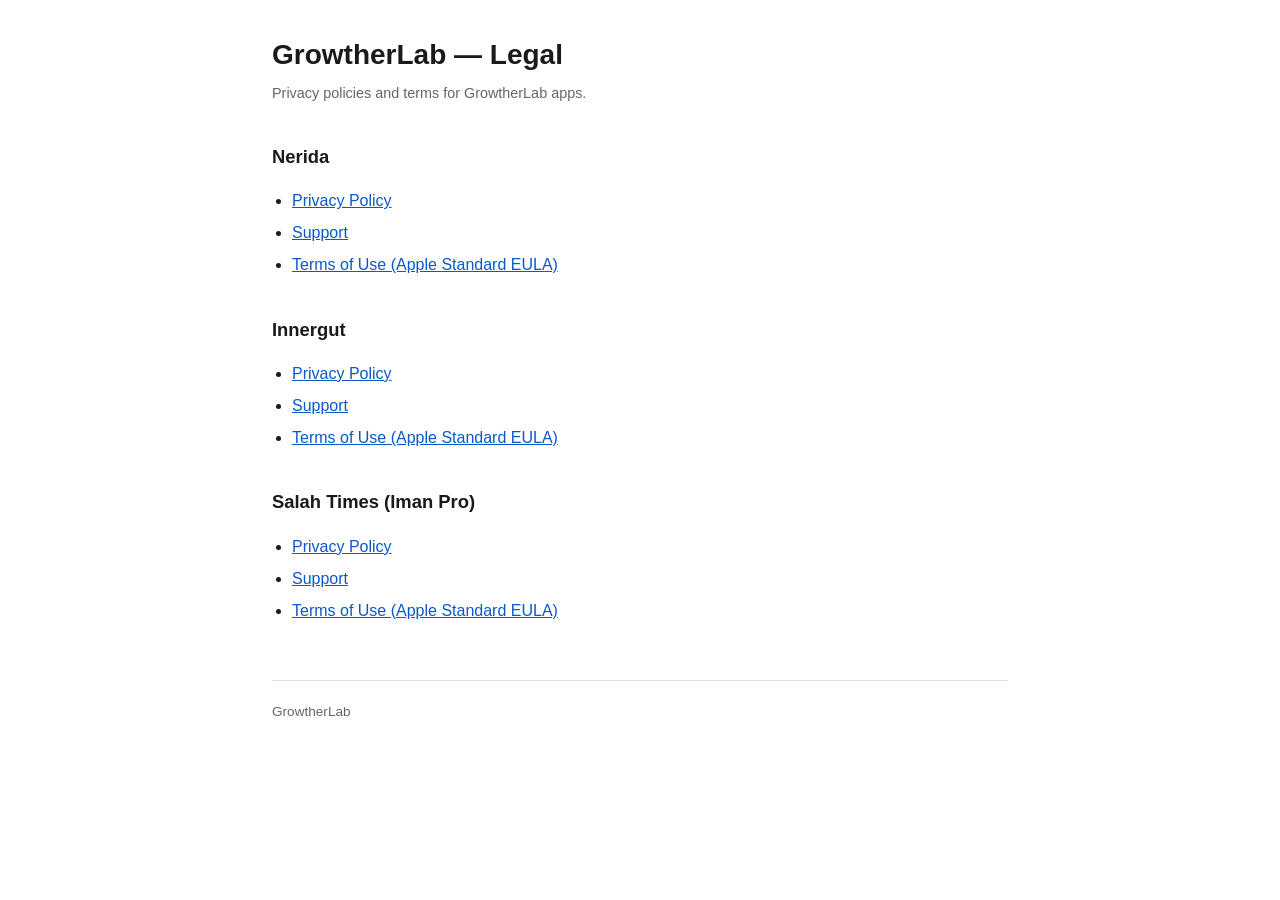
<file: index.html>
<!doctype html>
<html lang="en">
<meta charset="utf-8">
<meta name="viewport" content="width=device-width, initial-scale=1">
<title>Legal — GrowtherLab</title>
<link rel="stylesheet" href="assets/style.css">

<h1>GrowtherLab — Legal</h1>
<p class="updated">Privacy policies and terms for GrowtherLab apps.</p>

<h2>Nerida</h2>
<ul>
  <li><a href="nerida/privacy.html">Privacy Policy</a></li>
  <li><a href="nerida/support.html">Support</a></li>
  <li><a href="https://www.apple.com/legal/internet-services/itunes/dev/stdeula/">Terms of Use (Apple Standard EULA)</a></li>
</ul>
<h2>Innergut</h2>
<ul>
  <li><a href="innergut/privacy.html">Privacy Policy</a></li>
  <li><a href="innergut/support.html">Support</a></li>
  <li><a href="https://www.apple.com/legal/internet-services/itunes/dev/stdeula/">Terms of Use (Apple Standard EULA)</a></li>
</ul>

<h2>Salah Times (Iman Pro)</h2>
<ul>
  <li><a href="iman-pro/privacy.html">Privacy Policy</a></li>
  <li><a href="iman-pro/support.html">Support</a></li>
  <li><a href="https://www.apple.com/legal/internet-services/itunes/dev/stdeula/">Terms of Use (Apple Standard EULA)</a></li>
</ul>

<footer>GrowtherLab</footer>
</html>
</file>
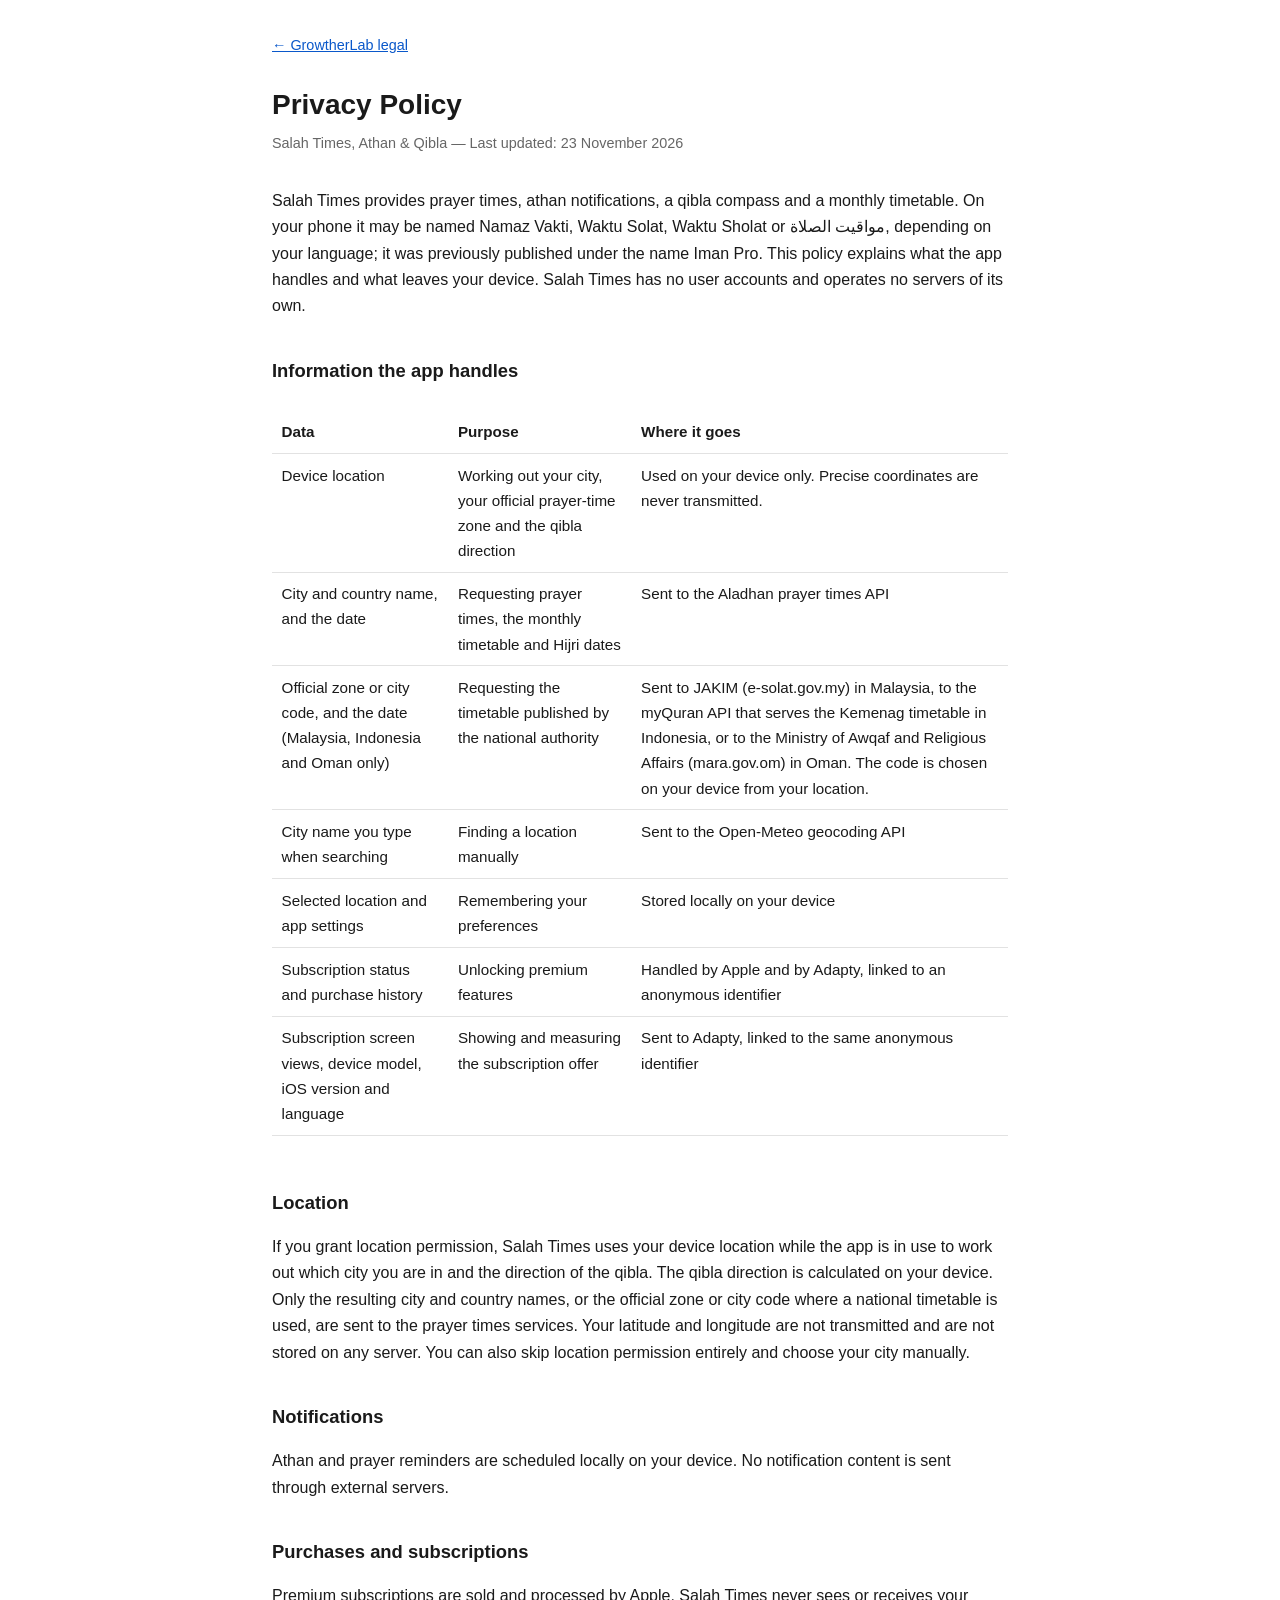
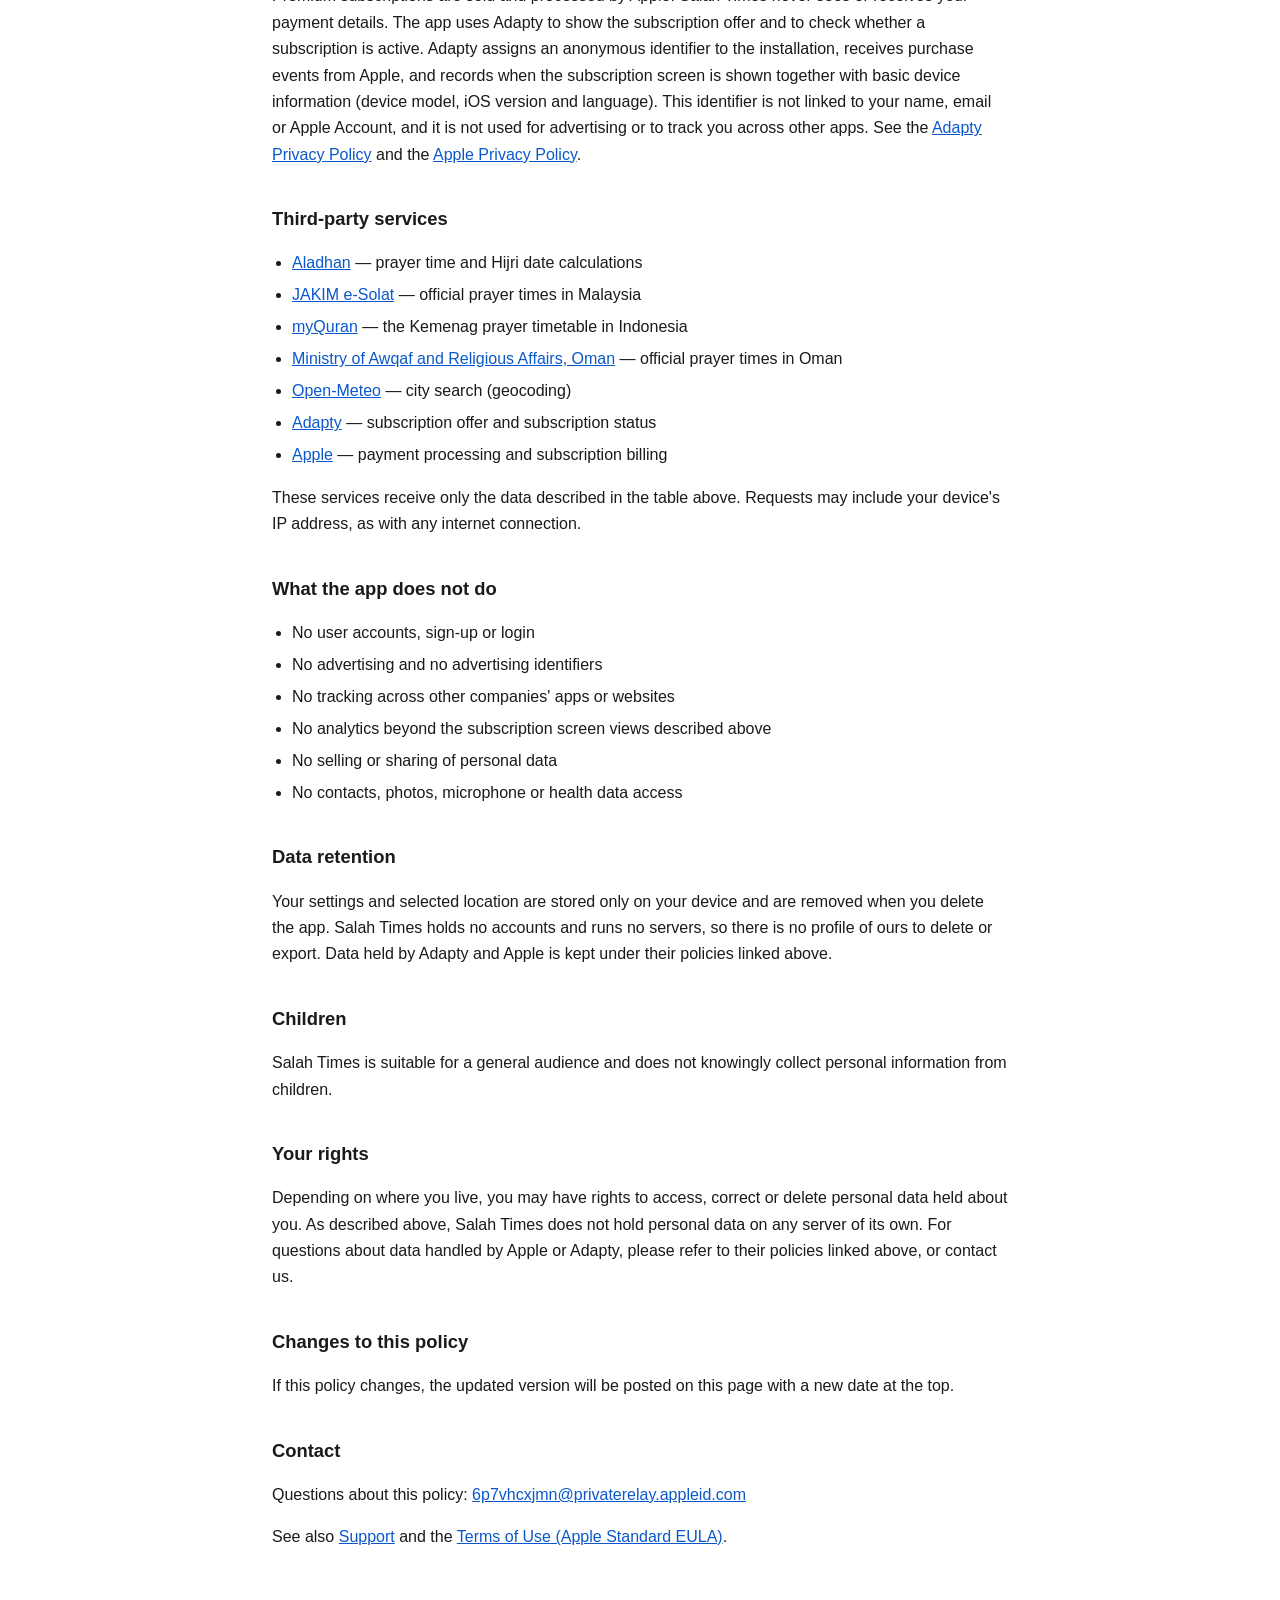
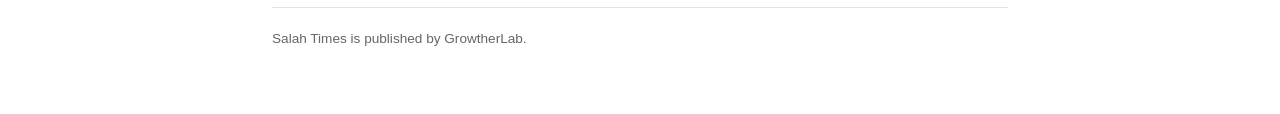
<file: iman-pro/privacy.html>
<!doctype html>
<html lang="en">
<meta charset="utf-8">
<meta name="viewport" content="width=device-width, initial-scale=1">
<title>Privacy Policy — Salah Times</title>
<link rel="stylesheet" href="../assets/style.css">

<p class="back"><a href="../">← GrowtherLab legal</a></p>

<h1>Privacy Policy</h1>
<p class="updated">Salah Times, Athan &amp; Qibla — Last updated: 23 November 2026</p>

<p>
  Salah Times provides prayer times, athan notifications, a qibla compass and a monthly
  timetable. On your phone it may be named Namaz Vakti, Waktu Solat, Waktu Sholat or
  مواقيت الصلاة, depending on your language; it was previously published under the name
  Iman Pro. This policy explains what the app handles and what leaves your device.
  Salah Times has no user accounts and operates no servers of its own.
</p>

<h2>Information the app handles</h2>
<div class="wrap">
<table>
  <tr><th>Data</th><th>Purpose</th><th>Where it goes</th></tr>
  <tr>
    <td>Device location</td>
    <td>Working out your city, your official prayer-time zone and the qibla direction</td>
    <td>Used on your device only. Precise coordinates are never transmitted.</td>
  </tr>
  <tr>
    <td>City and country name, and the date</td>
    <td>Requesting prayer times, the monthly timetable and Hijri dates</td>
    <td>Sent to the Aladhan prayer times API</td>
  </tr>
  <tr>
    <td>Official zone or city code, and the date (Malaysia, Indonesia and Oman only)</td>
    <td>Requesting the timetable published by the national authority</td>
    <td>Sent to JAKIM (e-solat.gov.my) in Malaysia, to the myQuran API that serves the
      Kemenag timetable in Indonesia, or to the Ministry of Awqaf and Religious Affairs
      (mara.gov.om) in Oman. The code is chosen on your device from your location.</td>
  </tr>
  <tr>
    <td>City name you type when searching</td>
    <td>Finding a location manually</td>
    <td>Sent to the Open-Meteo geocoding API</td>
  </tr>
  <tr>
    <td>Selected location and app settings</td>
    <td>Remembering your preferences</td>
    <td>Stored locally on your device</td>
  </tr>
  <tr>
    <td>Subscription status and purchase history</td>
    <td>Unlocking premium features</td>
    <td>Handled by Apple and by Adapty, linked to an anonymous identifier</td>
  </tr>
  <tr>
    <td>Subscription screen views, device model, iOS version and language</td>
    <td>Showing and measuring the subscription offer</td>
    <td>Sent to Adapty, linked to the same anonymous identifier</td>
  </tr>
</table>
</div>

<h2>Location</h2>
<p>
  If you grant location permission, Salah Times uses your device location while the app is
  in use to work out which city you are in and the direction of the qibla. The qibla
  direction is calculated on your device. Only the resulting city and country names, or the
  official zone or city code where a national timetable is used, are sent to the prayer
  times services. Your latitude and longitude are not transmitted and are not stored on any
  server. You can also skip location permission entirely and choose your city manually.
</p>

<h2>Notifications</h2>
<p>
  Athan and prayer reminders are scheduled locally on your device. No notification content
  is sent through external servers.
</p>

<h2>Purchases and subscriptions</h2>
<p>
  Premium subscriptions are sold and processed by Apple. Salah Times never sees or receives
  your payment details. The app uses Adapty to show the subscription offer and to check
  whether a subscription is active. Adapty assigns an anonymous identifier to the
  installation, receives purchase events from Apple, and records when the subscription
  screen is shown together with basic device information (device model, iOS version and
  language). This identifier is not linked to your name, email or Apple Account, and it is
  not used for advertising or to track you across other apps. See the
  <a href="https://adapty.io/privacy/">Adapty Privacy Policy</a> and the
  <a href="https://www.apple.com/legal/privacy/">Apple Privacy Policy</a>.
</p>

<h2>Third-party services</h2>
<ul>
  <li><a href="https://aladhan.com/">Aladhan</a> — prayer time and Hijri date calculations</li>
  <li><a href="https://www.e-solat.gov.my/">JAKIM e-Solat</a> — official prayer times in Malaysia</li>
  <li><a href="https://api.myquran.com/">myQuran</a> — the Kemenag prayer timetable in Indonesia</li>
  <li><a href="https://www.mara.gov.om/">Ministry of Awqaf and Religious Affairs, Oman</a> — official prayer times in Oman</li>
  <li><a href="https://open-meteo.com/">Open-Meteo</a> — city search (geocoding)</li>
  <li><a href="https://adapty.io/">Adapty</a> — subscription offer and subscription status</li>
  <li><a href="https://www.apple.com/">Apple</a> — payment processing and subscription billing</li>
</ul>
<p>
  These services receive only the data described in the table above. Requests may include
  your device's IP address, as with any internet connection.
</p>

<h2>What the app does not do</h2>
<ul>
  <li>No user accounts, sign-up or login</li>
  <li>No advertising and no advertising identifiers</li>
  <li>No tracking across other companies' apps or websites</li>
  <li>No analytics beyond the subscription screen views described above</li>
  <li>No selling or sharing of personal data</li>
  <li>No contacts, photos, microphone or health data access</li>
</ul>

<h2>Data retention</h2>
<p>
  Your settings and selected location are stored only on your device and are removed when
  you delete the app. Salah Times holds no accounts and runs no servers, so there is no
  profile of ours to delete or export. Data held by Adapty and Apple is kept under their
  policies linked above.
</p>

<h2>Children</h2>
<p>
  Salah Times is suitable for a general audience and does not knowingly collect personal
  information from children.
</p>

<h2>Your rights</h2>
<p>
  Depending on where you live, you may have rights to access, correct or delete personal
  data held about you. As described above, Salah Times does not hold personal data on any
  server of its own. For questions about data handled by Apple or Adapty, please refer to
  their policies linked above, or contact us.
</p>

<h2>Changes to this policy</h2>
<p>
  If this policy changes, the updated version will be posted on this page with a new date
  at the top.
</p>

<h2>Contact</h2>
<p>
  Questions about this policy:
  <a href="mailto:6p7vhcxjmn@privaterelay.appleid.com">6p7vhcxjmn@privaterelay.appleid.com</a>
</p>
<p>
  See also <a href="support.html">Support</a> and the
  <a href="https://www.apple.com/legal/internet-services/itunes/dev/stdeula/">Terms of Use (Apple Standard EULA)</a>.
</p>

<footer>Salah Times is published by GrowtherLab.</footer>
</html>
</file>
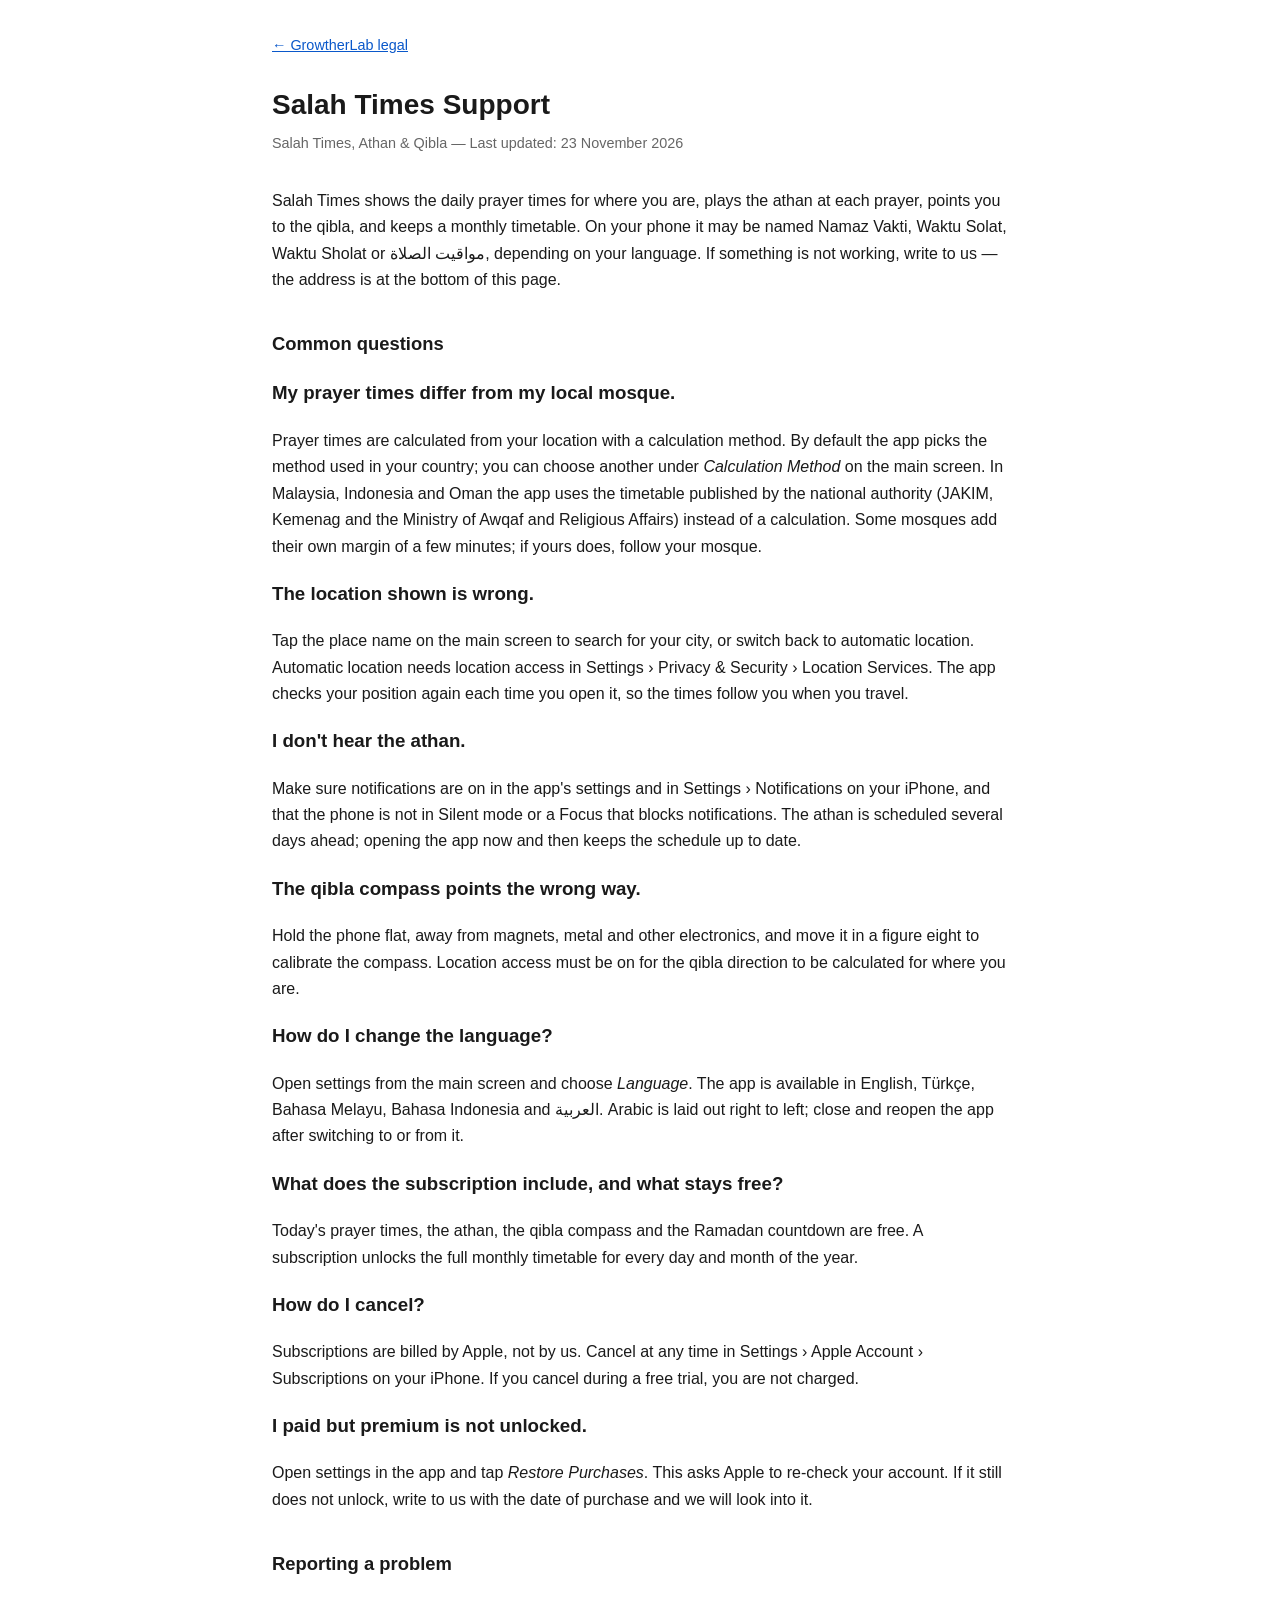
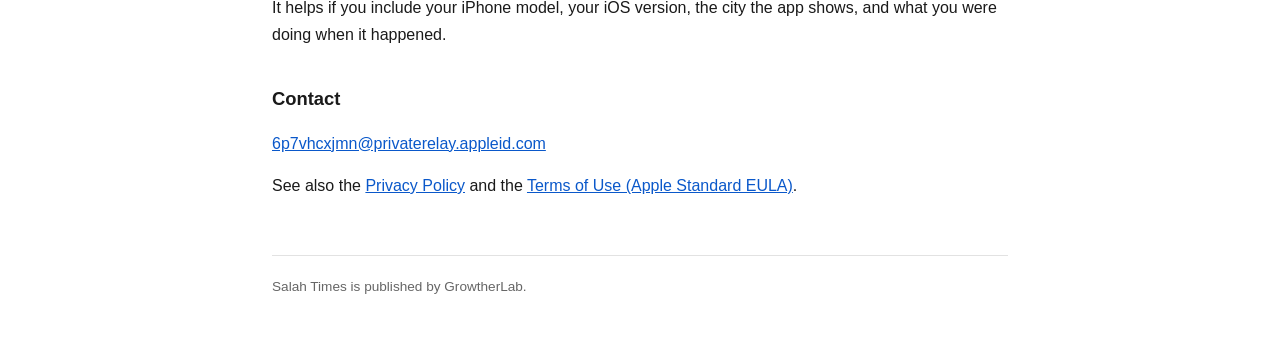
<file: iman-pro/support.html>
<!doctype html>
<html lang="en">
<meta charset="utf-8">
<meta name="viewport" content="width=device-width, initial-scale=1">
<title>Support — Salah Times</title>
<link rel="stylesheet" href="../assets/style.css">

<p class="back"><a href="../">← GrowtherLab legal</a></p>

<h1>Salah Times Support</h1>
<p class="updated">Salah Times, Athan &amp; Qibla — Last updated: 23 November 2026</p>

<p>
  Salah Times shows the daily prayer times for where you are, plays the athan at each
  prayer, points you to the qibla, and keeps a monthly timetable. On your phone it may be
  named Namaz Vakti, Waktu Solat, Waktu Sholat or مواقيت الصلاة, depending on your language.
  If something is not working, write to us — the address is at the bottom of this page.
</p>

<h2>Common questions</h2>

<h3>My prayer times differ from my local mosque.</h3>
<p>
  Prayer times are calculated from your location with a calculation method. By default the
  app picks the method used in your country; you can choose another under
  <em>Calculation Method</em> on the main screen. In Malaysia, Indonesia and Oman the app
  uses the timetable published by the national authority (JAKIM, Kemenag and the Ministry
  of Awqaf and Religious Affairs) instead of a calculation. Some mosques add their own
  margin of a few minutes; if yours does, follow your mosque.
</p>

<h3>The location shown is wrong.</h3>
<p>
  Tap the place name on the main screen to search for your city, or switch back to
  automatic location. Automatic location needs location access in
  Settings &rsaquo; Privacy &amp; Security &rsaquo; Location Services. The app checks your
  position again each time you open it, so the times follow you when you travel.
</p>

<h3>I don't hear the athan.</h3>
<p>
  Make sure notifications are on in the app's settings and in
  Settings &rsaquo; Notifications on your iPhone, and that the phone is not in Silent mode
  or a Focus that blocks notifications. The athan is scheduled several days ahead; opening
  the app now and then keeps the schedule up to date.
</p>

<h3>The qibla compass points the wrong way.</h3>
<p>
  Hold the phone flat, away from magnets, metal and other electronics, and move it in a
  figure eight to calibrate the compass. Location access must be on for the qibla direction
  to be calculated for where you are.
</p>

<h3>How do I change the language?</h3>
<p>
  Open settings from the main screen and choose <em>Language</em>. The app is available in
  English, Türkçe, Bahasa Melayu, Bahasa Indonesia and العربية. Arabic is laid out right to
  left; close and reopen the app after switching to or from it.
</p>

<h3>What does the subscription include, and what stays free?</h3>
<p>
  Today's prayer times, the athan, the qibla compass and the Ramadan countdown are free. A
  subscription unlocks the full monthly timetable for every day and month of the year.
</p>

<h3>How do I cancel?</h3>
<p>
  Subscriptions are billed by Apple, not by us. Cancel at any time in
  Settings &rsaquo; Apple Account &rsaquo; Subscriptions on your iPhone. If you cancel during
  a free trial, you are not charged.
</p>

<h3>I paid but premium is not unlocked.</h3>
<p>
  Open settings in the app and tap <em>Restore Purchases</em>. This asks Apple to re-check
  your account. If it still does not unlock, write to us with the date of purchase and we
  will look into it.
</p>

<h2>Reporting a problem</h2>
<p>
  It helps if you include your iPhone model, your iOS version, the city the app shows, and
  what you were doing when it happened.
</p>

<h2>Contact</h2>
<p>
  <a href="mailto:6p7vhcxjmn@privaterelay.appleid.com">6p7vhcxjmn@privaterelay.appleid.com</a>
</p>
<p>
  See also the <a href="privacy.html">Privacy Policy</a> and the
  <a href="https://www.apple.com/legal/internet-services/itunes/dev/stdeula/">Terms of Use (Apple Standard EULA)</a>.
</p>

<footer>Salah Times is published by GrowtherLab.</footer>
</html>
</file>
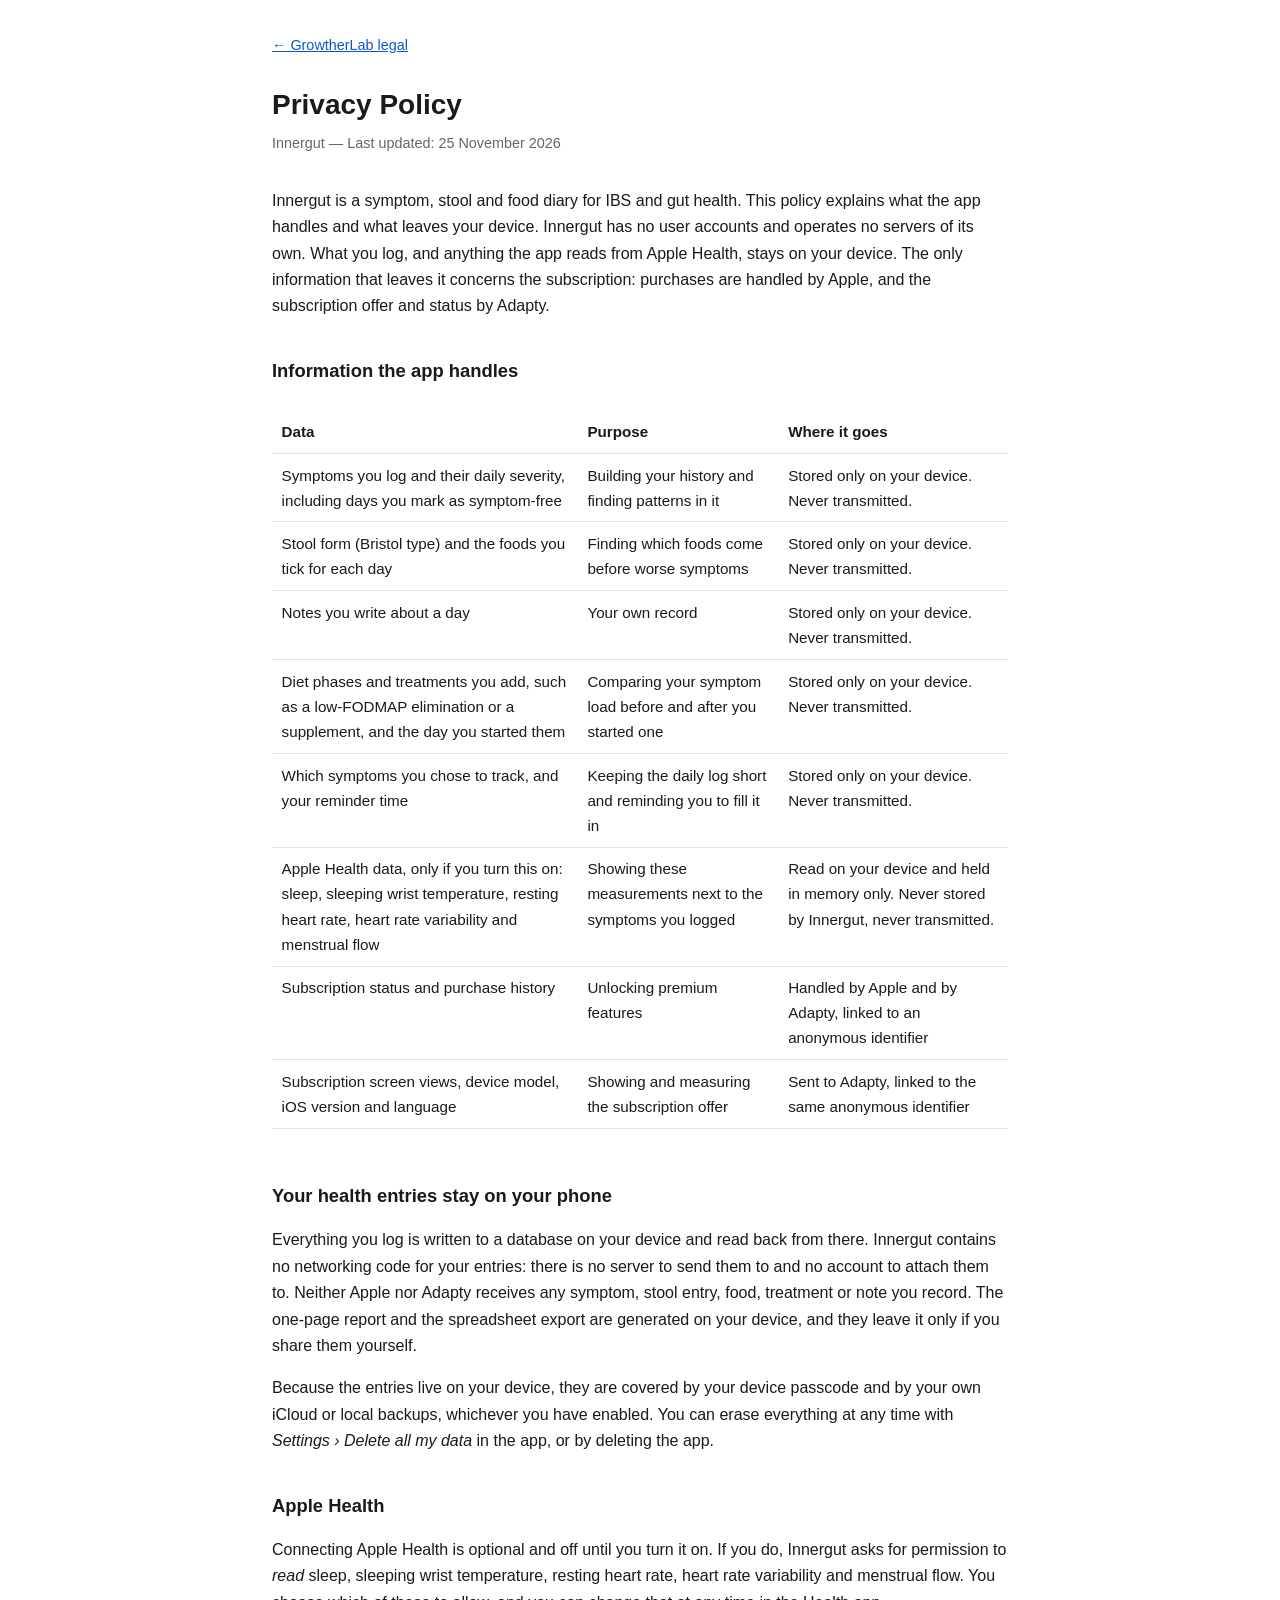
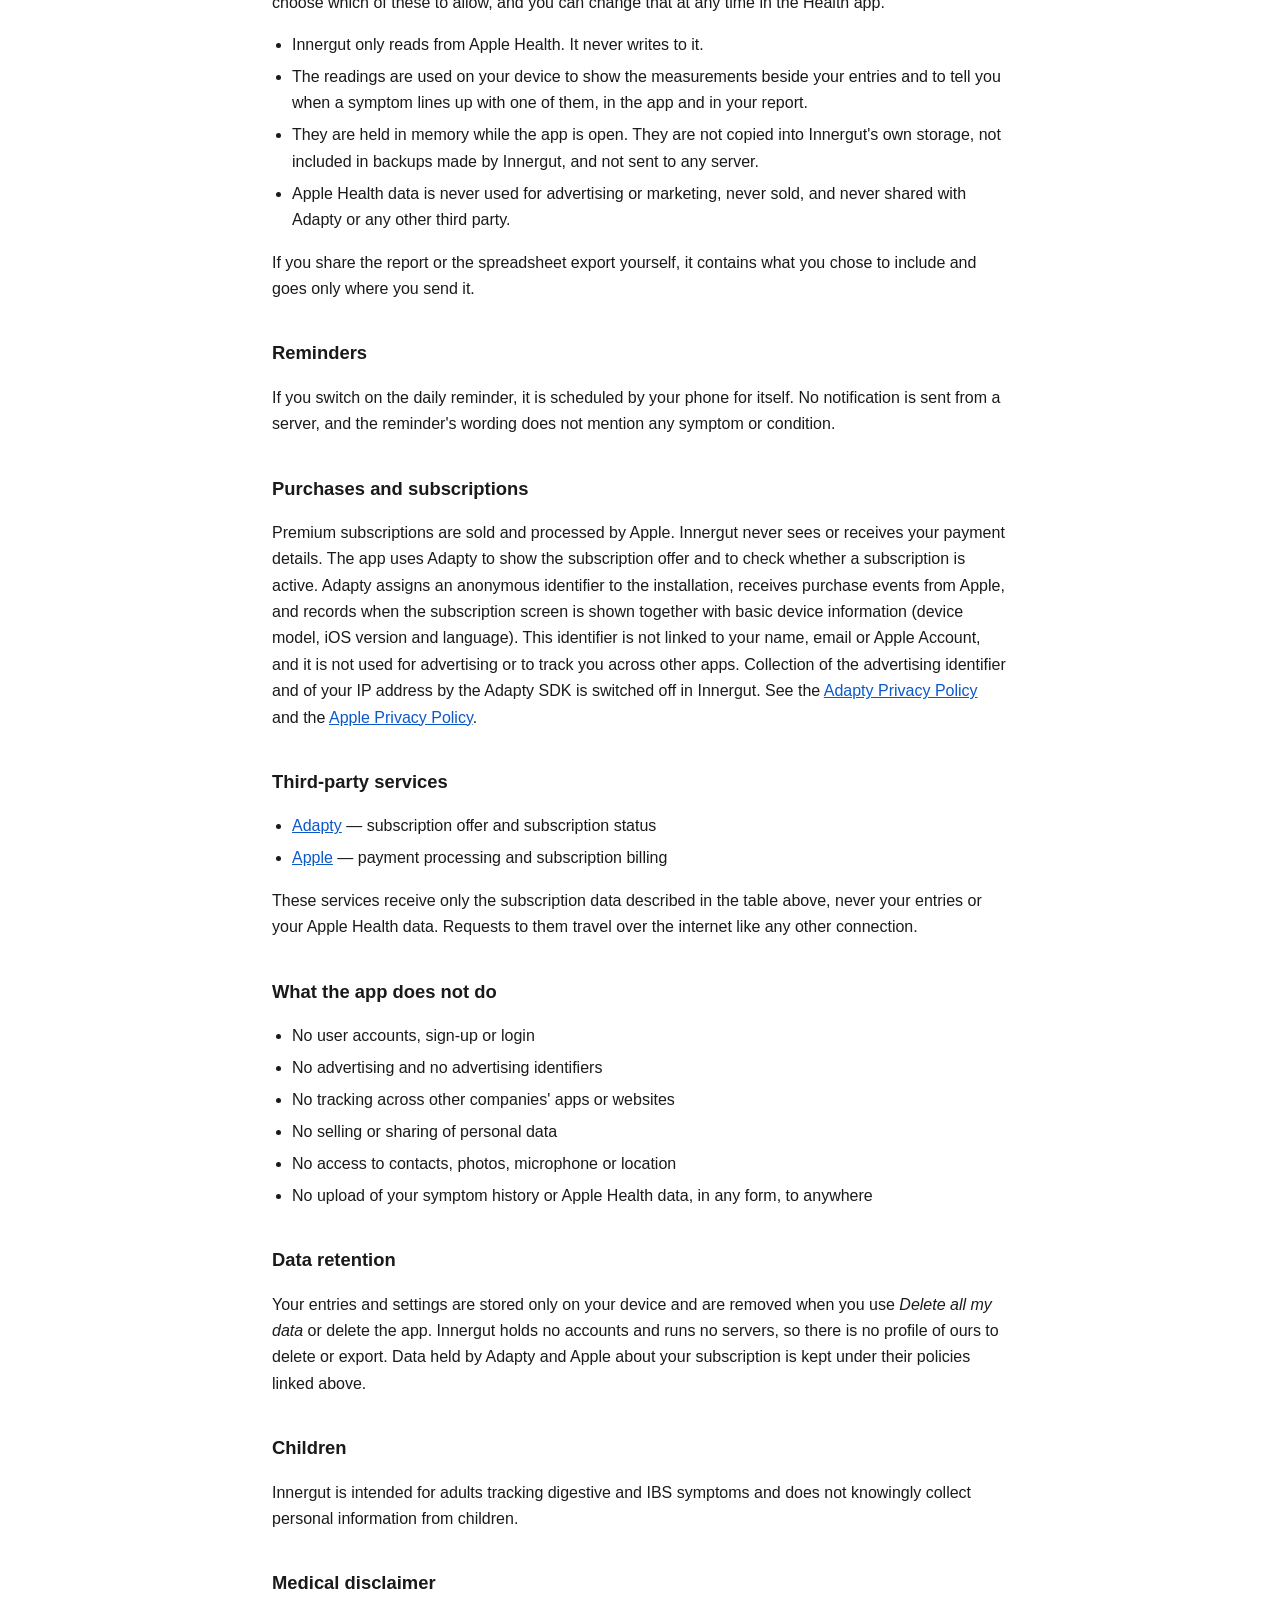
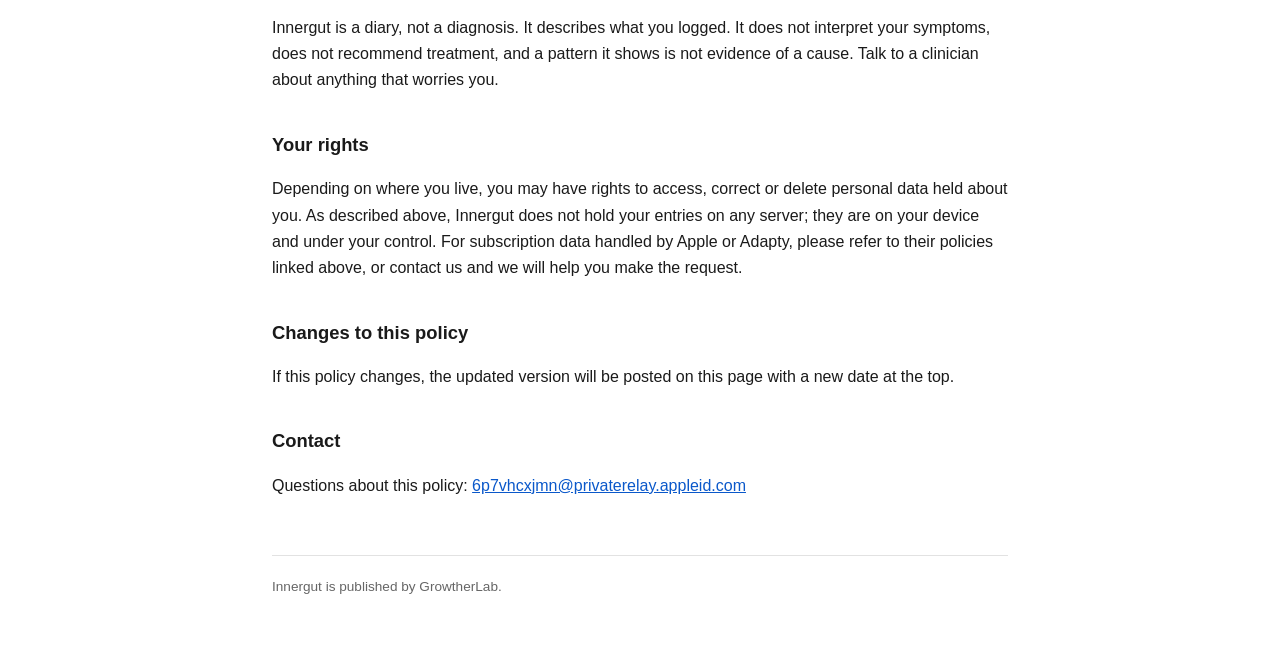
<file: innergut/privacy.html>
<!doctype html>
<html lang="en">
<meta charset="utf-8">
<meta name="viewport" content="width=device-width, initial-scale=1">
<title>Privacy Policy — Innergut</title>
<link rel="stylesheet" href="../assets/style.css">

<p class="back"><a href="../">← GrowtherLab legal</a></p>

<h1>Privacy Policy</h1>
<p class="updated">Innergut — Last updated: 25 November 2026</p>

<p>
  Innergut is a symptom, stool and food diary for IBS and gut health. This policy explains what the
  app handles and what leaves your device. Innergut has no user accounts and operates no
  servers of its own. What you log, and anything the app reads from Apple Health, stays on
  your device. The only information that leaves it concerns the subscription: purchases
  are handled by Apple, and the subscription offer and status by Adapty.
</p>

<h2>Information the app handles</h2>
<div class="wrap">
<table>
  <tr><th>Data</th><th>Purpose</th><th>Where it goes</th></tr>
  <tr>
    <td>Symptoms you log and their daily severity, including days you mark as symptom-free</td>
    <td>Building your history and finding patterns in it</td>
    <td>Stored only on your device. Never transmitted.</td>
  </tr>
  <tr>
    <td>Stool form (Bristol type) and the foods you tick for each day</td>
    <td>Finding which foods come before worse symptoms</td>
    <td>Stored only on your device. Never transmitted.</td>
  </tr>
  <tr>
    <td>Notes you write about a day</td>
    <td>Your own record</td>
    <td>Stored only on your device. Never transmitted.</td>
  </tr>
  <tr>
    <td>Diet phases and treatments you add, such as a low-FODMAP elimination or a supplement, and the day you started them</td>
    <td>Comparing your symptom load before and after you started one</td>
    <td>Stored only on your device. Never transmitted.</td>
  </tr>
  <tr>
    <td>Which symptoms you chose to track, and your reminder time</td>
    <td>Keeping the daily log short and reminding you to fill it in</td>
    <td>Stored only on your device. Never transmitted.</td>
  </tr>
  <tr>
    <td>
      Apple Health data, only if you turn this on: sleep, sleeping wrist temperature,
      resting heart rate, heart rate variability and menstrual flow
    </td>
    <td>Showing these measurements next to the symptoms you logged</td>
    <td>Read on your device and held in memory only. Never stored by Innergut, never transmitted.</td>
  </tr>
  <tr>
    <td>Subscription status and purchase history</td>
    <td>Unlocking premium features</td>
    <td>Handled by Apple and by Adapty, linked to an anonymous identifier</td>
  </tr>
  <tr>
    <td>Subscription screen views, device model, iOS version and language</td>
    <td>Showing and measuring the subscription offer</td>
    <td>Sent to Adapty, linked to the same anonymous identifier</td>
  </tr>
</table>
</div>

<h2>Your health entries stay on your phone</h2>
<p>
  Everything you log is written to a database on your device and read back from there.
  Innergut contains no networking code for your entries: there is no server to send them to
  and no account to attach them to. Neither Apple nor Adapty receives any symptom,
  stool entry, food, treatment or note you record. The one-page report and the spreadsheet export
  are generated on your device, and they leave it only if you share them yourself.
</p>
<p>
  Because the entries live on your device, they are covered by your device passcode and by
  your own iCloud or local backups, whichever you have enabled. You can erase everything
  at any time with <em>Settings › Delete all my data</em> in the app, or by deleting the app.
</p>

<h2>Apple Health</h2>
<p>
  Connecting Apple Health is optional and off until you turn it on. If you do, Innergut asks
  for permission to <em>read</em> sleep, sleeping wrist temperature, resting heart rate,
  heart rate variability and menstrual flow. You choose which of these to allow, and you
  can change that at any time in the Health app.
</p>
<ul>
  <li>Innergut only reads from Apple Health. It never writes to it.</li>
  <li>
    The readings are used on your device to show the measurements beside your entries and
    to tell you when a symptom lines up with one of them, in the app and in your report.
  </li>
  <li>
    They are held in memory while the app is open. They are not copied into Innergut's own
    storage, not included in backups made by Innergut, and not sent to any server.
  </li>
  <li>
    Apple Health data is never used for advertising or marketing, never sold, and never
    shared with Adapty or any other third party.
  </li>
</ul>
<p>
  If you share the report or the spreadsheet export yourself, it contains what you chose to
  include and goes only where you send it.
</p>

<h2>Reminders</h2>
<p>
  If you switch on the daily reminder, it is scheduled by your phone for itself. No
  notification is sent from a server, and the reminder's wording does not mention any
  symptom or condition.
</p>

<h2>Purchases and subscriptions</h2>
<p>
  Premium subscriptions are sold and processed by Apple. Innergut never sees or receives
  your payment details. The app uses Adapty to show the subscription offer and to check
  whether a subscription is active. Adapty assigns an anonymous identifier to the
  installation, receives purchase events from Apple, and records when the subscription
  screen is shown together with basic device information (device model, iOS version and
  language). This identifier is not linked to your name, email or Apple Account, and it is
  not used for advertising or to track you across other apps. Collection of the
  advertising identifier and of your IP address by the Adapty SDK is switched off in
  Innergut. See the
  <a href="https://adapty.io/privacy/">Adapty Privacy Policy</a> and the
  <a href="https://www.apple.com/legal/privacy/">Apple Privacy Policy</a>.
</p>

<h2>Third-party services</h2>
<ul>
  <li><a href="https://adapty.io/">Adapty</a> — subscription offer and subscription status</li>
  <li><a href="https://www.apple.com/">Apple</a> — payment processing and subscription billing</li>
</ul>
<p>
  These services receive only the subscription data described in the table above, never
  your entries or your Apple Health data. Requests to them travel over the internet like
  any other connection.
</p>

<h2>What the app does not do</h2>
<ul>
  <li>No user accounts, sign-up or login</li>
  <li>No advertising and no advertising identifiers</li>
  <li>No tracking across other companies' apps or websites</li>
  <li>No selling or sharing of personal data</li>
  <li>No access to contacts, photos, microphone or location</li>
  <li>No upload of your symptom history or Apple Health data, in any form, to anywhere</li>
</ul>

<h2>Data retention</h2>
<p>
  Your entries and settings are stored only on your device and are removed when you use
  <em>Delete all my data</em> or delete the app. Innergut holds no accounts and runs no
  servers, so there is no profile of ours to delete or export. Data held by Adapty and
  Apple about your subscription is kept under their policies linked above.
</p>

<h2>Children</h2>
<p>
  Innergut is intended for adults tracking digestive and IBS symptoms and does not
  knowingly collect personal information from children.
</p>

<h2>Medical disclaimer</h2>
<p>
  Innergut is a diary, not a diagnosis. It describes what you logged. It does not interpret
  your symptoms, does not recommend treatment, and a pattern it shows is not evidence of a
  cause. Talk to a clinician about anything that worries you.
</p>

<h2>Your rights</h2>
<p>
  Depending on where you live, you may have rights to access, correct or delete personal
  data held about you. As described above, Innergut does not hold your entries on any
  server; they are on your device and under your control. For subscription data handled by
  Apple or Adapty, please refer to their policies linked above, or contact us and we will
  help you make the request.
</p>

<h2>Changes to this policy</h2>
<p>
  If this policy changes, the updated version will be posted on this page with a new date
  at the top.
</p>

<h2>Contact</h2>
<p>
  Questions about this policy:
  <a href="mailto:6p7vhcxjmn@privaterelay.appleid.com">6p7vhcxjmn@privaterelay.appleid.com</a>
</p>

<footer>Innergut is published by GrowtherLab.</footer>
</html>
</file>
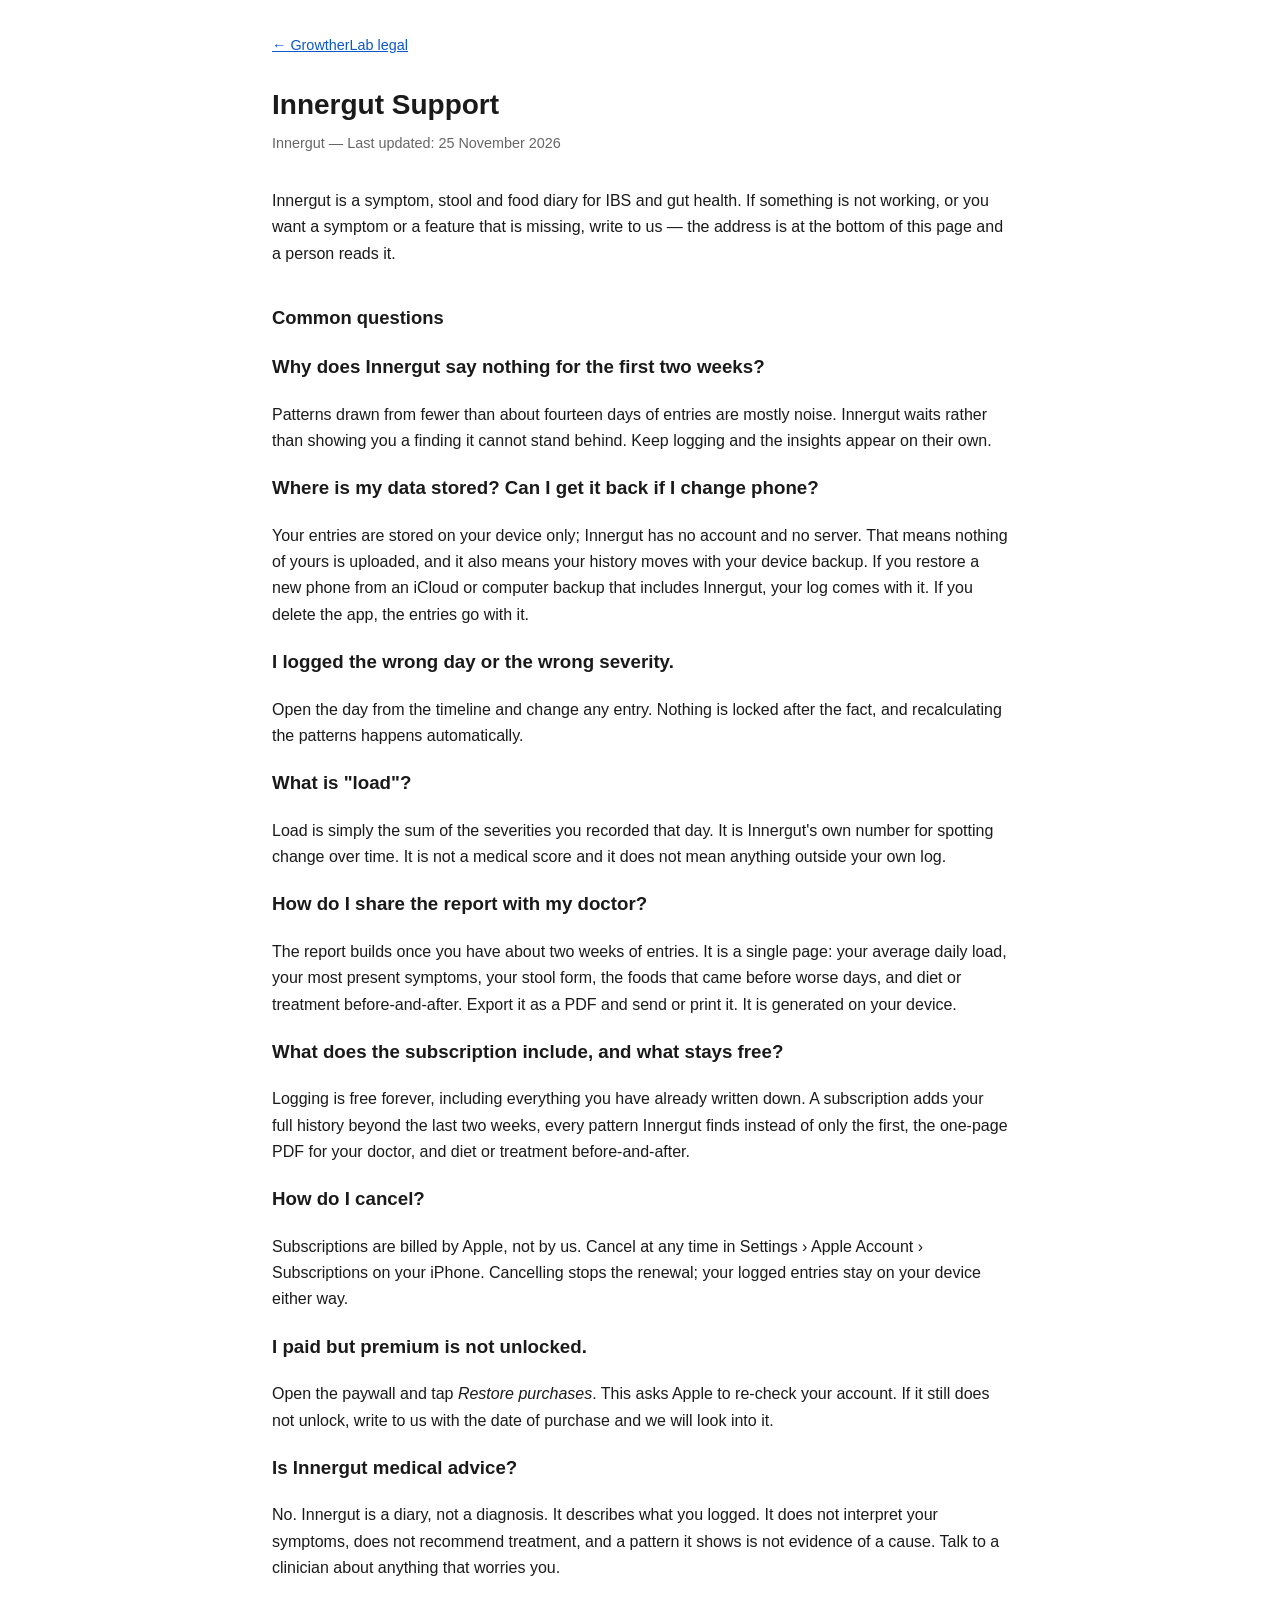
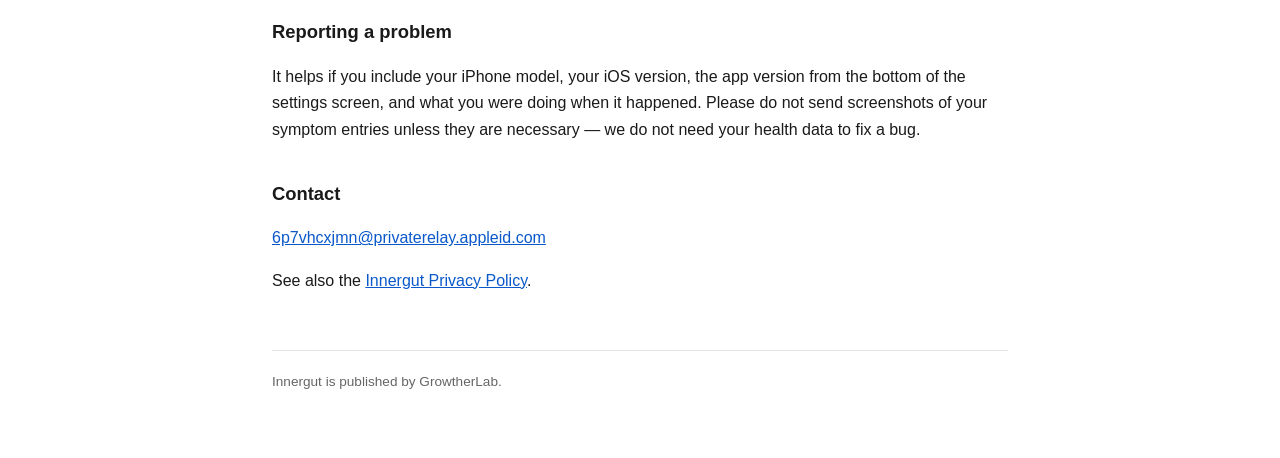
<file: innergut/support.html>
<!doctype html>
<html lang="en">
<meta charset="utf-8">
<meta name="viewport" content="width=device-width, initial-scale=1">
<title>Support — Innergut</title>
<link rel="stylesheet" href="../assets/style.css">

<p class="back"><a href="../">← GrowtherLab legal</a></p>

<h1>Innergut Support</h1>
<p class="updated">Innergut — Last updated: 25 November 2026</p>

<p>
  Innergut is a symptom, stool and food diary for IBS and gut health. If something is not working,
  or you want a symptom or a feature that is missing, write to us — the address is at the
  bottom of this page and a person reads it.
</p>

<h2>Common questions</h2>

<h3>Why does Innergut say nothing for the first two weeks?</h3>
<p>
  Patterns drawn from fewer than about fourteen days of entries are mostly noise. Innergut
  waits rather than showing you a finding it cannot stand behind. Keep logging and the
  insights appear on their own.
</p>

<h3>Where is my data stored? Can I get it back if I change phone?</h3>
<p>
  Your entries are stored on your device only; Innergut has no account and no server. That
  means nothing of yours is uploaded, and it also means your history moves with your
  device backup. If you restore a new phone from an iCloud or computer backup that includes
  Innergut, your log comes with it. If you delete the app, the entries go with it.
</p>

<h3>I logged the wrong day or the wrong severity.</h3>
<p>
  Open the day from the timeline and change any entry. Nothing is locked after the fact,
  and recalculating the patterns happens automatically.
</p>

<h3>What is "load"?</h3>
<p>
  Load is simply the sum of the severities you recorded that day. It is Innergut's own number
  for spotting change over time. It is not a medical score and it does not mean anything
  outside your own log.
</p>

<h3>How do I share the report with my doctor?</h3>
<p>
  The report builds once you have about two weeks of entries. It is a single page: your
  average daily load, your most present symptoms, your stool form, the foods that came
  before worse days, and diet or treatment before-and-after. Export it as a PDF and send or print it. It is generated on
  your device.
</p>

<h3>What does the subscription include, and what stays free?</h3>
<p>
  Logging is free forever, including everything you have already written down. A
  subscription adds your full history beyond the last two weeks, every pattern Innergut finds
  instead of only the first, the one-page PDF for your doctor, and diet or treatment
  before-and-after.
</p>

<h3>How do I cancel?</h3>
<p>
  Subscriptions are billed by Apple, not by us. Cancel at any time in
  Settings &rsaquo; Apple Account &rsaquo; Subscriptions on your iPhone. Cancelling stops
  the renewal; your logged entries stay on your device either way.
</p>

<h3>I paid but premium is not unlocked.</h3>
<p>
  Open the paywall and tap <em>Restore purchases</em>. This asks Apple to re-check your
  account. If it still does not unlock, write to us with the date of purchase and we will
  look into it.
</p>

<h3>Is Innergut medical advice?</h3>
<p>
  No. Innergut is a diary, not a diagnosis. It describes what you logged. It does not
  interpret your symptoms, does not recommend treatment, and a pattern it shows is not
  evidence of a cause. Talk to a clinician about anything that worries you.
</p>

<h2>Reporting a problem</h2>
<p>
  It helps if you include your iPhone model, your iOS version, the app version from the
  bottom of the settings screen, and what you were doing when it happened. Please do not
  send screenshots of your symptom entries unless they are necessary — we do not need your
  health data to fix a bug.
</p>

<h2>Contact</h2>
<p>
  <a href="mailto:6p7vhcxjmn@privaterelay.appleid.com">6p7vhcxjmn@privaterelay.appleid.com</a>
</p>
<p>
  See also the <a href="privacy.html">Innergut Privacy Policy</a>.
</p>

<footer>Innergut is published by GrowtherLab.</footer>
</html>
</file>
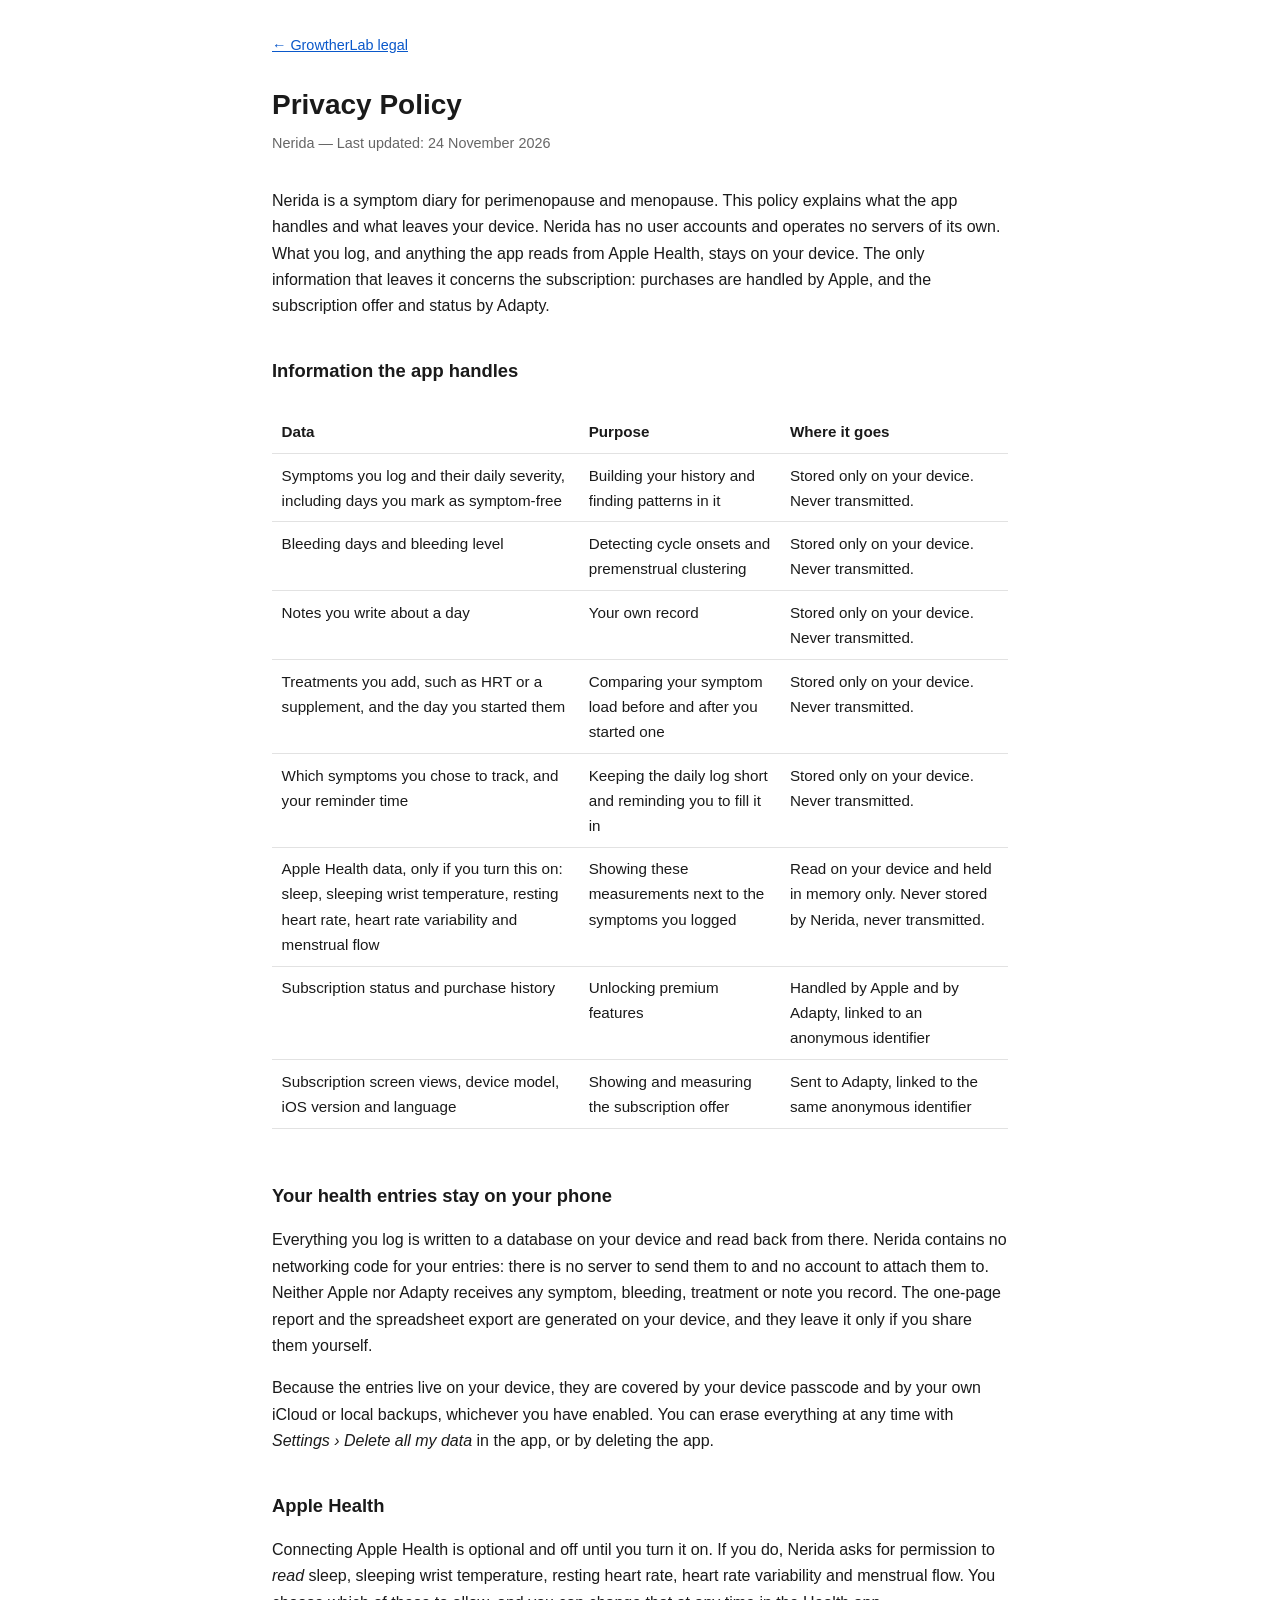
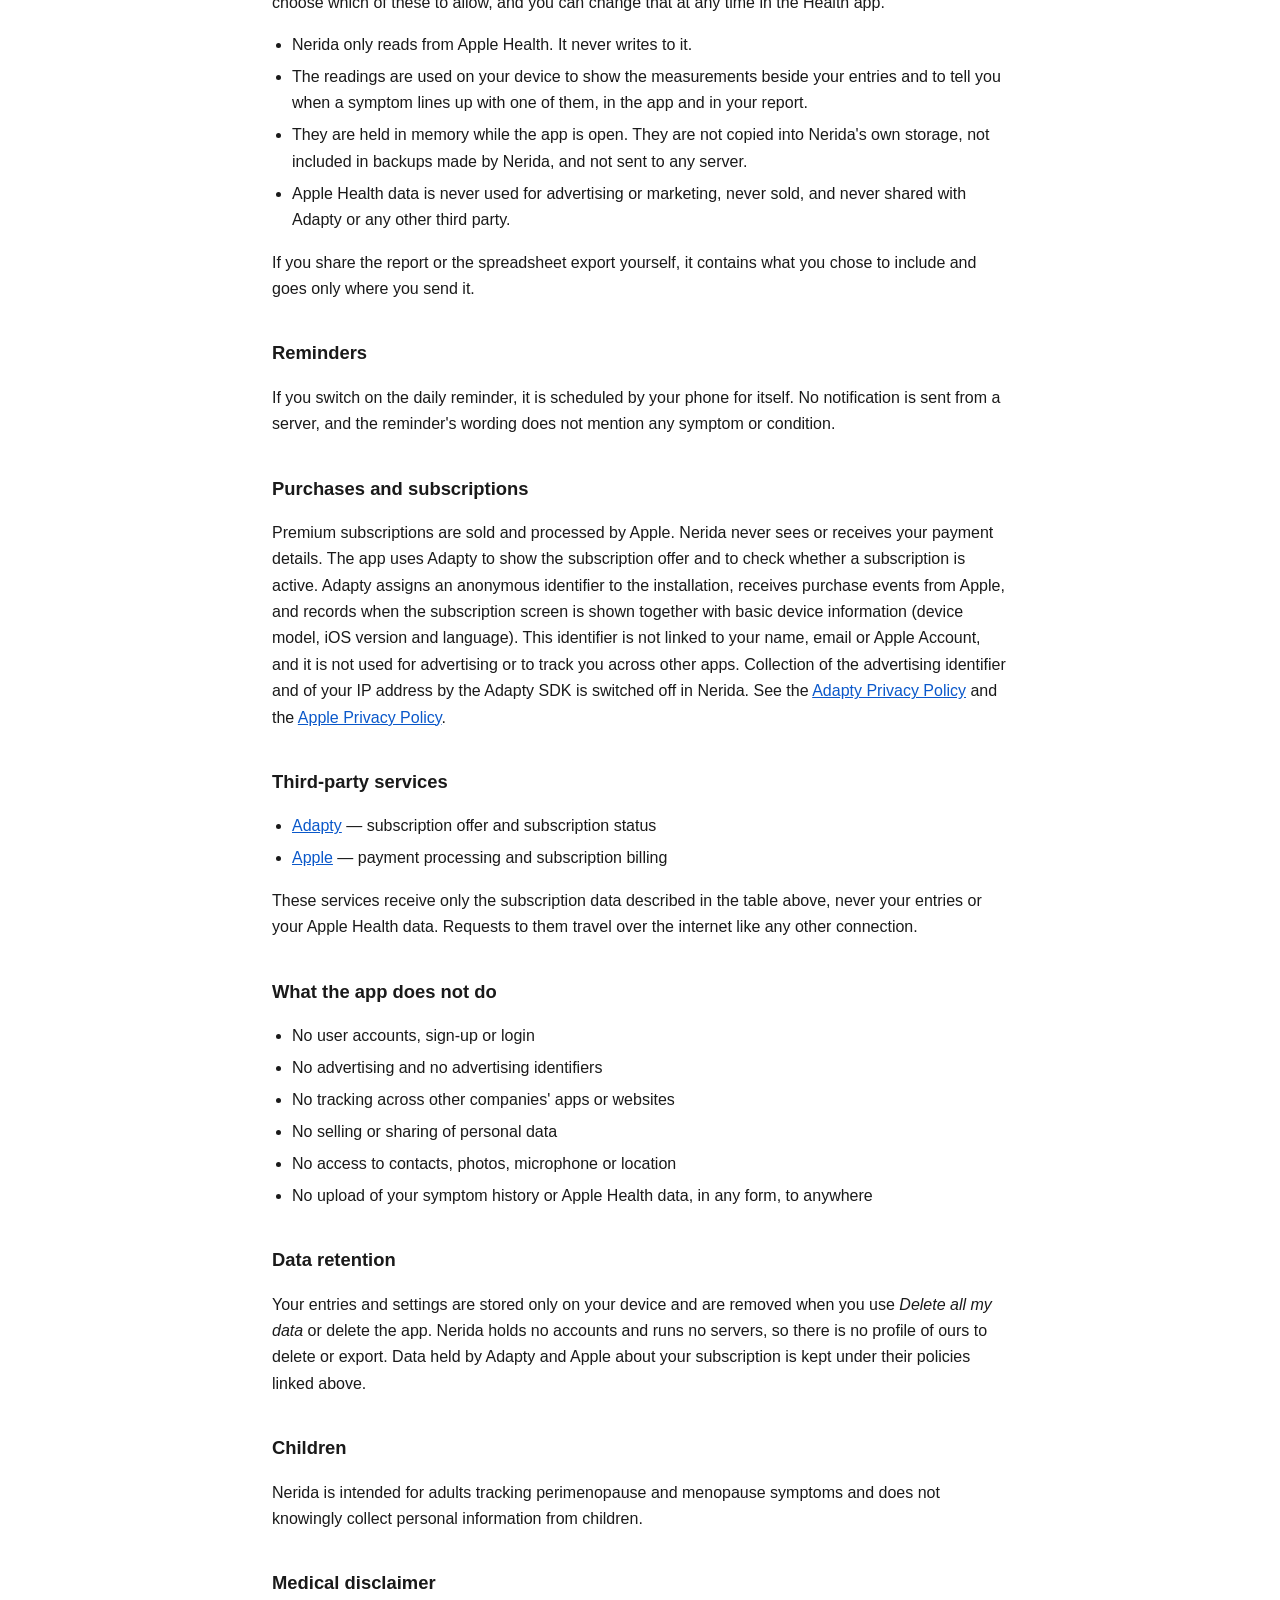
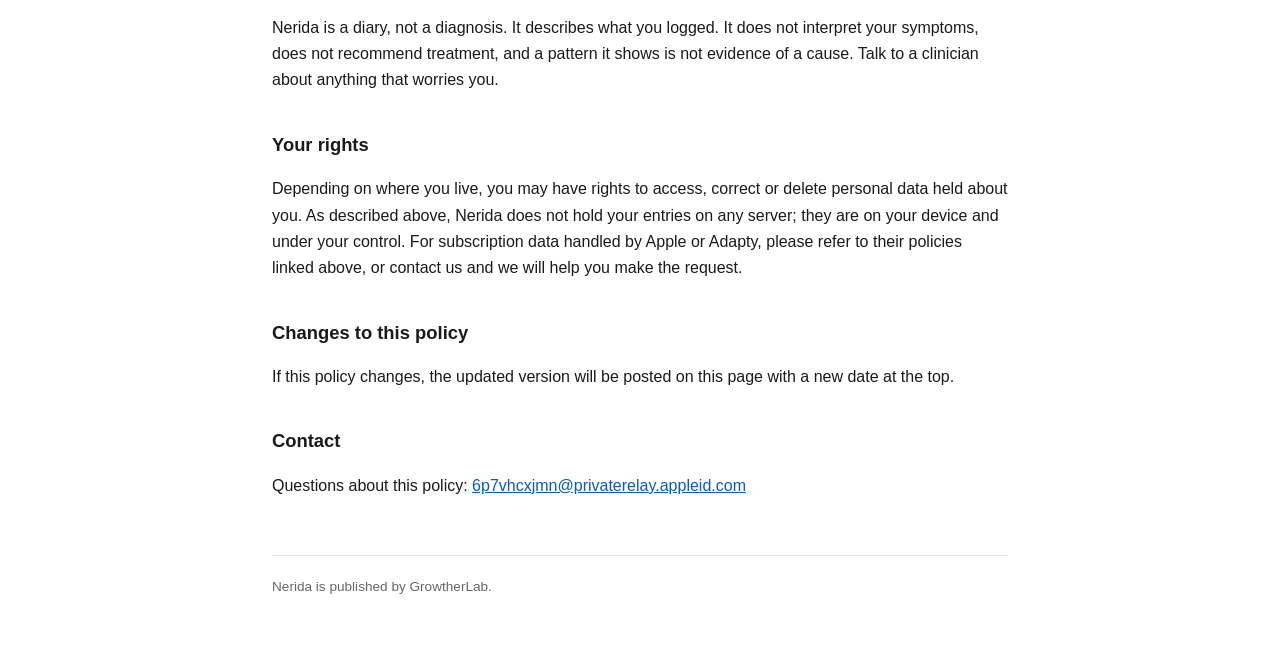
<file: nerida/privacy.html>
<!doctype html>
<html lang="en">
<meta charset="utf-8">
<meta name="viewport" content="width=device-width, initial-scale=1">
<title>Privacy Policy — Nerida</title>
<link rel="stylesheet" href="../assets/style.css">

<p class="back"><a href="../">← GrowtherLab legal</a></p>

<h1>Privacy Policy</h1>
<p class="updated">Nerida — Last updated: 24 November 2026</p>

<p>
  Nerida is a symptom diary for perimenopause and menopause. This policy explains what the
  app handles and what leaves your device. Nerida has no user accounts and operates no
  servers of its own. What you log, and anything the app reads from Apple Health, stays on
  your device. The only information that leaves it concerns the subscription: purchases
  are handled by Apple, and the subscription offer and status by Adapty.
</p>

<h2>Information the app handles</h2>
<div class="wrap">
<table>
  <tr><th>Data</th><th>Purpose</th><th>Where it goes</th></tr>
  <tr>
    <td>Symptoms you log and their daily severity, including days you mark as symptom-free</td>
    <td>Building your history and finding patterns in it</td>
    <td>Stored only on your device. Never transmitted.</td>
  </tr>
  <tr>
    <td>Bleeding days and bleeding level</td>
    <td>Detecting cycle onsets and premenstrual clustering</td>
    <td>Stored only on your device. Never transmitted.</td>
  </tr>
  <tr>
    <td>Notes you write about a day</td>
    <td>Your own record</td>
    <td>Stored only on your device. Never transmitted.</td>
  </tr>
  <tr>
    <td>Treatments you add, such as HRT or a supplement, and the day you started them</td>
    <td>Comparing your symptom load before and after you started one</td>
    <td>Stored only on your device. Never transmitted.</td>
  </tr>
  <tr>
    <td>Which symptoms you chose to track, and your reminder time</td>
    <td>Keeping the daily log short and reminding you to fill it in</td>
    <td>Stored only on your device. Never transmitted.</td>
  </tr>
  <tr>
    <td>
      Apple Health data, only if you turn this on: sleep, sleeping wrist temperature,
      resting heart rate, heart rate variability and menstrual flow
    </td>
    <td>Showing these measurements next to the symptoms you logged</td>
    <td>Read on your device and held in memory only. Never stored by Nerida, never transmitted.</td>
  </tr>
  <tr>
    <td>Subscription status and purchase history</td>
    <td>Unlocking premium features</td>
    <td>Handled by Apple and by Adapty, linked to an anonymous identifier</td>
  </tr>
  <tr>
    <td>Subscription screen views, device model, iOS version and language</td>
    <td>Showing and measuring the subscription offer</td>
    <td>Sent to Adapty, linked to the same anonymous identifier</td>
  </tr>
</table>
</div>

<h2>Your health entries stay on your phone</h2>
<p>
  Everything you log is written to a database on your device and read back from there.
  Nerida contains no networking code for your entries: there is no server to send them to
  and no account to attach them to. Neither Apple nor Adapty receives any symptom,
  bleeding, treatment or note you record. The one-page report and the spreadsheet export
  are generated on your device, and they leave it only if you share them yourself.
</p>
<p>
  Because the entries live on your device, they are covered by your device passcode and by
  your own iCloud or local backups, whichever you have enabled. You can erase everything
  at any time with <em>Settings › Delete all my data</em> in the app, or by deleting the app.
</p>

<h2>Apple Health</h2>
<p>
  Connecting Apple Health is optional and off until you turn it on. If you do, Nerida asks
  for permission to <em>read</em> sleep, sleeping wrist temperature, resting heart rate,
  heart rate variability and menstrual flow. You choose which of these to allow, and you
  can change that at any time in the Health app.
</p>
<ul>
  <li>Nerida only reads from Apple Health. It never writes to it.</li>
  <li>
    The readings are used on your device to show the measurements beside your entries and
    to tell you when a symptom lines up with one of them, in the app and in your report.
  </li>
  <li>
    They are held in memory while the app is open. They are not copied into Nerida's own
    storage, not included in backups made by Nerida, and not sent to any server.
  </li>
  <li>
    Apple Health data is never used for advertising or marketing, never sold, and never
    shared with Adapty or any other third party.
  </li>
</ul>
<p>
  If you share the report or the spreadsheet export yourself, it contains what you chose to
  include and goes only where you send it.
</p>

<h2>Reminders</h2>
<p>
  If you switch on the daily reminder, it is scheduled by your phone for itself. No
  notification is sent from a server, and the reminder's wording does not mention any
  symptom or condition.
</p>

<h2>Purchases and subscriptions</h2>
<p>
  Premium subscriptions are sold and processed by Apple. Nerida never sees or receives
  your payment details. The app uses Adapty to show the subscription offer and to check
  whether a subscription is active. Adapty assigns an anonymous identifier to the
  installation, receives purchase events from Apple, and records when the subscription
  screen is shown together with basic device information (device model, iOS version and
  language). This identifier is not linked to your name, email or Apple Account, and it is
  not used for advertising or to track you across other apps. Collection of the
  advertising identifier and of your IP address by the Adapty SDK is switched off in
  Nerida. See the
  <a href="https://adapty.io/privacy/">Adapty Privacy Policy</a> and the
  <a href="https://www.apple.com/legal/privacy/">Apple Privacy Policy</a>.
</p>

<h2>Third-party services</h2>
<ul>
  <li><a href="https://adapty.io/">Adapty</a> — subscription offer and subscription status</li>
  <li><a href="https://www.apple.com/">Apple</a> — payment processing and subscription billing</li>
</ul>
<p>
  These services receive only the subscription data described in the table above, never
  your entries or your Apple Health data. Requests to them travel over the internet like
  any other connection.
</p>

<h2>What the app does not do</h2>
<ul>
  <li>No user accounts, sign-up or login</li>
  <li>No advertising and no advertising identifiers</li>
  <li>No tracking across other companies' apps or websites</li>
  <li>No selling or sharing of personal data</li>
  <li>No access to contacts, photos, microphone or location</li>
  <li>No upload of your symptom history or Apple Health data, in any form, to anywhere</li>
</ul>

<h2>Data retention</h2>
<p>
  Your entries and settings are stored only on your device and are removed when you use
  <em>Delete all my data</em> or delete the app. Nerida holds no accounts and runs no
  servers, so there is no profile of ours to delete or export. Data held by Adapty and
  Apple about your subscription is kept under their policies linked above.
</p>

<h2>Children</h2>
<p>
  Nerida is intended for adults tracking perimenopause and menopause symptoms and does not
  knowingly collect personal information from children.
</p>

<h2>Medical disclaimer</h2>
<p>
  Nerida is a diary, not a diagnosis. It describes what you logged. It does not interpret
  your symptoms, does not recommend treatment, and a pattern it shows is not evidence of a
  cause. Talk to a clinician about anything that worries you.
</p>

<h2>Your rights</h2>
<p>
  Depending on where you live, you may have rights to access, correct or delete personal
  data held about you. As described above, Nerida does not hold your entries on any
  server; they are on your device and under your control. For subscription data handled by
  Apple or Adapty, please refer to their policies linked above, or contact us and we will
  help you make the request.
</p>

<h2>Changes to this policy</h2>
<p>
  If this policy changes, the updated version will be posted on this page with a new date
  at the top.
</p>

<h2>Contact</h2>
<p>
  Questions about this policy:
  <a href="mailto:6p7vhcxjmn@privaterelay.appleid.com">6p7vhcxjmn@privaterelay.appleid.com</a>
</p>

<footer>Nerida is published by GrowtherLab.</footer>
</html>
</file>
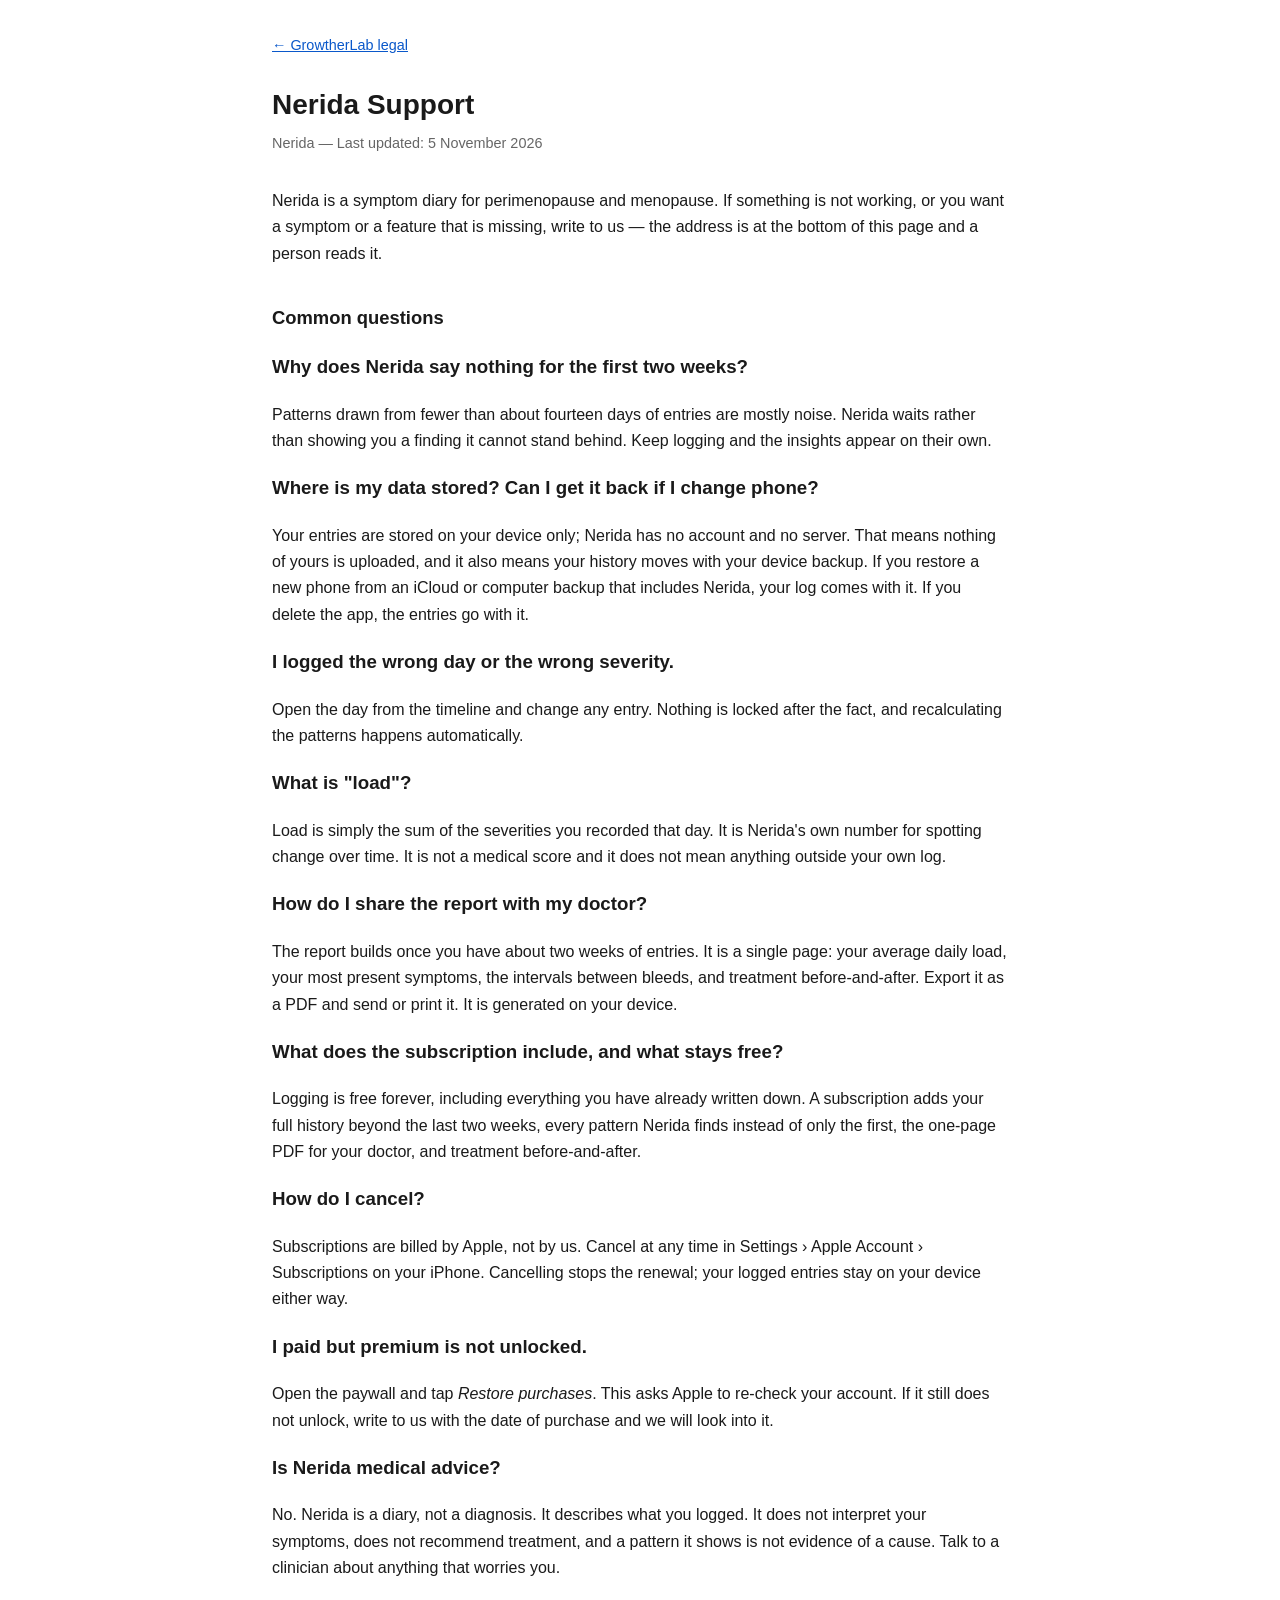
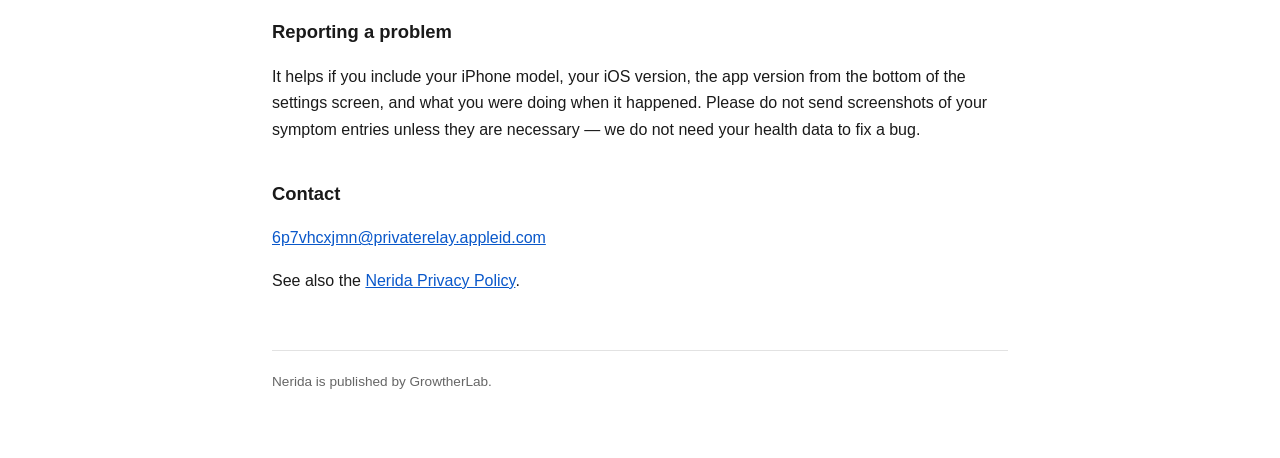
<file: nerida/support.html>
<!doctype html>
<html lang="en">
<meta charset="utf-8">
<meta name="viewport" content="width=device-width, initial-scale=1">
<title>Support — Nerida</title>
<link rel="stylesheet" href="../assets/style.css">

<p class="back"><a href="../">← GrowtherLab legal</a></p>

<h1>Nerida Support</h1>
<p class="updated">Nerida — Last updated: 5 November 2026</p>

<p>
  Nerida is a symptom diary for perimenopause and menopause. If something is not working,
  or you want a symptom or a feature that is missing, write to us — the address is at the
  bottom of this page and a person reads it.
</p>

<h2>Common questions</h2>

<h3>Why does Nerida say nothing for the first two weeks?</h3>
<p>
  Patterns drawn from fewer than about fourteen days of entries are mostly noise. Nerida
  waits rather than showing you a finding it cannot stand behind. Keep logging and the
  insights appear on their own.
</p>

<h3>Where is my data stored? Can I get it back if I change phone?</h3>
<p>
  Your entries are stored on your device only; Nerida has no account and no server. That
  means nothing of yours is uploaded, and it also means your history moves with your
  device backup. If you restore a new phone from an iCloud or computer backup that includes
  Nerida, your log comes with it. If you delete the app, the entries go with it.
</p>

<h3>I logged the wrong day or the wrong severity.</h3>
<p>
  Open the day from the timeline and change any entry. Nothing is locked after the fact,
  and recalculating the patterns happens automatically.
</p>

<h3>What is "load"?</h3>
<p>
  Load is simply the sum of the severities you recorded that day. It is Nerida's own number
  for spotting change over time. It is not a medical score and it does not mean anything
  outside your own log.
</p>

<h3>How do I share the report with my doctor?</h3>
<p>
  The report builds once you have about two weeks of entries. It is a single page: your
  average daily load, your most present symptoms, the intervals between bleeds, and
  treatment before-and-after. Export it as a PDF and send or print it. It is generated on
  your device.
</p>

<h3>What does the subscription include, and what stays free?</h3>
<p>
  Logging is free forever, including everything you have already written down. A
  subscription adds your full history beyond the last two weeks, every pattern Nerida finds
  instead of only the first, the one-page PDF for your doctor, and treatment
  before-and-after.
</p>

<h3>How do I cancel?</h3>
<p>
  Subscriptions are billed by Apple, not by us. Cancel at any time in
  Settings &rsaquo; Apple Account &rsaquo; Subscriptions on your iPhone. Cancelling stops
  the renewal; your logged entries stay on your device either way.
</p>

<h3>I paid but premium is not unlocked.</h3>
<p>
  Open the paywall and tap <em>Restore purchases</em>. This asks Apple to re-check your
  account. If it still does not unlock, write to us with the date of purchase and we will
  look into it.
</p>

<h3>Is Nerida medical advice?</h3>
<p>
  No. Nerida is a diary, not a diagnosis. It describes what you logged. It does not
  interpret your symptoms, does not recommend treatment, and a pattern it shows is not
  evidence of a cause. Talk to a clinician about anything that worries you.
</p>

<h2>Reporting a problem</h2>
<p>
  It helps if you include your iPhone model, your iOS version, the app version from the
  bottom of the settings screen, and what you were doing when it happened. Please do not
  send screenshots of your symptom entries unless they are necessary — we do not need your
  health data to fix a bug.
</p>

<h2>Contact</h2>
<p>
  <a href="mailto:6p7vhcxjmn@privaterelay.appleid.com">6p7vhcxjmn@privaterelay.appleid.com</a>
</p>
<p>
  See also the <a href="privacy.html">Nerida Privacy Policy</a>.
</p>

<footer>Nerida is published by GrowtherLab.</footer>
</html>
</file>
<file: assets/style.css>
/* GrowtherLab — shared styles for legal pages.
   Used by every app's privacy policy. Edit once, applies everywhere. */

:root { color-scheme: light dark; }

body {
  max-width: 46rem;
  margin: 0 auto;
  padding: 2rem 1.25rem 4rem;
  font: 16px/1.65 -apple-system, BlinkMacSystemFont, "Segoe UI", Roboto, sans-serif;
  color: #1a1a1a;
  background: #fff;
}

h1 { font-size: 1.75rem; margin: 0 0 .25rem; }
h2 { font-size: 1.15rem; margin: 2.25rem 0 .5rem; }

.updated { color: #666; font-size: .9rem; margin: 0 0 2rem; }

table { border-collapse: collapse; width: 100%; margin: 1rem 0; font-size: .95rem; }
th, td { text-align: left; padding: .55rem .6rem; border-bottom: 1px solid #e2e2e2; vertical-align: top; }
th { font-weight: 600; }
.wrap { overflow-x: auto; }

a { color: #0a58ca; }
ul { padding-left: 1.25rem; }
li { margin: .35rem 0; }

.back { display: inline-block; margin: 0 0 1.5rem; font-size: .9rem; }

footer {
  margin-top: 3.5rem;
  padding-top: 1.25rem;
  border-top: 1px solid #e2e2e2;
  color: #666;
  font-size: .85rem;
}

@media (prefers-color-scheme: dark) {
  body { color: #e8e8e8; background: #121212; }
  .updated, footer { color: #9a9a9a; }
  th, td, footer { border-color: #2e2e2e; }
  a { color: #7aa7ff; }
}
</file>
